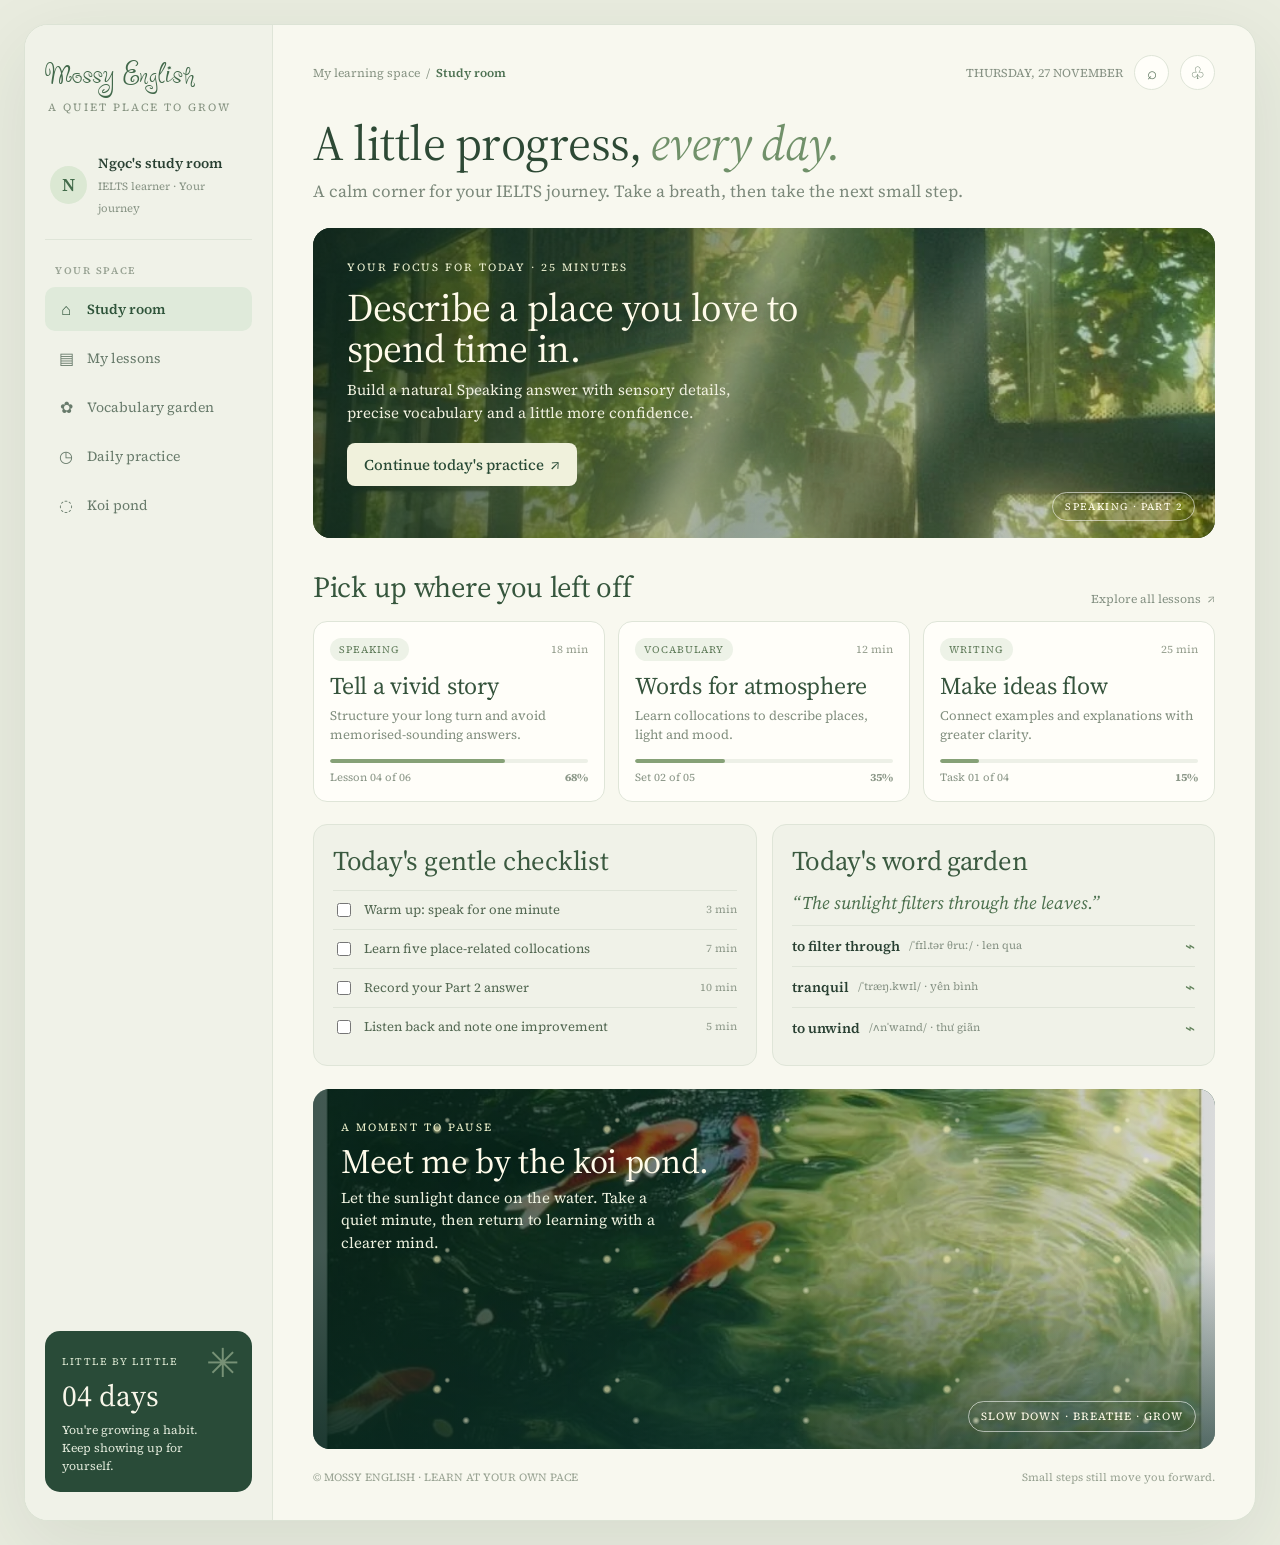
<file: mossy.html>
<!doctype html>
<html lang="vi">
<head>
<meta charset="utf-8">
<meta name="viewport" content="width=device-width,initial-scale=1">
<title>Mossy English — A quiet place to grow</title>
<link rel="preconnect" href="https://fonts.googleapis.com">
<link rel="preconnect" href="https://fonts.gstatic.com" crossorigin>
<link href="https://fonts.googleapis.com/css2?family=Ole&family=Source+Serif+4:ital,opsz,wght@0,8..60,400;0,8..60,500;0,8..60,600;0,8..60,700;1,8..60,400&display=swap" rel="stylesheet">
<style>
:root{--paper:#f8f8ef;--paper2:#eff1e6;--ink:#294032;--green:#456d4d;--deep:#173b2b;--sage:#dce8d4;--muted:#788878;--line:#dfe5d8;--gold:#f4d879;--ole:'Ole',cursive;--serif:'Source Serif 4',Georgia,serif}
*{box-sizing:border-box}html{scroll-behavior:smooth}
body{margin:0;padding:24px;background:#e9ecdf;color:var(--ink);font-family:var(--serif)}
button,a,input{font:inherit}button:focus-visible,a:focus-visible,input:focus-visible{outline:2px solid #78966d;outline-offset:3px}
.app{max-width:1500px;min-height:940px;margin:auto;background:var(--paper);border:1px solid #dce3d5;border-radius:24px;overflow:hidden;display:grid;grid-template-columns:248px minmax(0,1fr);box-shadow:0 24px 80px #1c392b18}
aside{background:#f0f2e8;border-right:1px solid var(--line);padding:28px 20px;display:flex;flex-direction:column}
.brand{font:400 38px/1.05 var(--ole);color:#41684a;white-space:nowrap;letter-spacing:.1px}
.brand-sub{font:400 11px var(--serif);letter-spacing:2px;text-transform:uppercase;color:#879482;margin:7px 0 38px 3px}
.profile{display:flex;align-items:center;gap:11px;padding:0 5px 22px;border-bottom:1px solid var(--line);margin-bottom:24px}
.avatar{width:38px;height:38px;border-radius:50%;background:#dbe8d3;display:grid;place-items:center;color:#426b4a;font:600 18px var(--serif)}
.profile b{display:block;font:600 14px var(--serif)}.profile small{font:400 11px var(--serif);color:#899586}
.nav-label{font:600 10px var(--serif);letter-spacing:1.7px;text-transform:uppercase;color:#9aa495;margin:0 0 10px 10px}
nav{display:grid;gap:5px}nav a{padding:11px 12px;border-radius:10px;text-decoration:none;color:#687b6b;font:400 14px var(--serif);display:flex;align-items:center;gap:12px;transition:.2s}
nav a:hover{background:#e4ebdd;color:#34573d}nav a.active{background:#dfeada;color:#2f543a;font-weight:600}
.nav-icon{width:18px;text-align:center;font-size:16px}
.streak{margin-top:auto;background:#294b38;color:#f8f6e9;border-radius:15px;padding:17px;position:relative;overflow:hidden}
.streak:after{content:"✳";position:absolute;right:12px;top:5px;color:#b8cda9;font-size:40px;opacity:.55}
.streak small{font:400 10px var(--serif);letter-spacing:1.5px;text-transform:uppercase;color:#d4e1cb}
.streak strong{display:block;font:400 30px var(--serif);margin:5px 0}
.streak p{font:400 12px/1.5 var(--serif);color:#e0e8d9;margin:0;max-width:160px}
main{padding:30px 40px 35px;min-width:0}
.topbar{display:flex;justify-content:space-between;align-items:center;margin-bottom:27px}
.crumb{font:400 12px var(--serif);color:#899585}.crumb b{color:#4d7152;font-weight:600}
.topright{display:flex;align-items:center;gap:11px;color:#879284;font:400 12px var(--serif)}
.round{height:35px;width:35px;border:1px solid var(--line);border-radius:50%;background:#fffef9;color:#607861;display:grid;place-items:center;font-size:17px}
h1,h2,h3,h4,.display{font-family:var(--serif);font-weight:400;letter-spacing:-.01em}
h1{font-size:clamp(36px,4vw,49px);line-height:1.08;margin:0;color:#2d4935}
h1 em{font-style:italic;color:#71916a}
.subtitle{font:400 17px/1.55 var(--serif);color:#7c897b;margin:8px 0 0}
.hero{height:310px;border-radius:18px;overflow:hidden;position:relative;margin-top:24px;background:#28452f}
.hero-photo{position:absolute;inset:0;width:100%;height:100%;object-fit:cover;object-position:center 48%;filter:saturate(1.02) brightness(.94);transform:scale(1.015);animation:slowzoom 22s ease-in-out infinite alternate}
@keyframes slowzoom{from{transform:scale(1.015)}to{transform:scale(1.09)}}
.hero:before{content:"";position:absolute;inset:0;z-index:1;background:linear-gradient(90deg,#102b20b8 0%,#173a2670 48%,#183a2610 100%)}
.hero:after{content:"";position:absolute;z-index:1;inset:-20% -10%;pointer-events:none;background:linear-gradient(112deg,transparent 37%,#fff9d018 43%,#fff8d16a 47%,#fff7c51c 51%,transparent 57%),linear-gradient(126deg,transparent 57%,#fff9d12b 62%,transparent 67%);filter:blur(9px);animation:beam 9s ease-in-out infinite alternate}
@keyframes beam{from{transform:translateX(-4%) rotate(-2deg);opacity:.55}to{transform:translateX(4%) rotate(2deg);opacity:1}}
.hero-copy{position:absolute;z-index:3;left:34px;top:32px;max-width:530px;color:#fffbea}
.eyebrow{font:400 11px var(--serif);letter-spacing:2px;text-transform:uppercase;color:#e9edce}
.hero h2{font-size:39px;line-height:1.05;margin:13px 0 8px;max-width:470px;text-shadow:0 2px 20px #10271955}
.hero p{font:400 15px/1.55 var(--serif);color:#f0f0df;max-width:400px;margin:0 0 18px}
.cta{border:0;border-radius:8px;background:#f0f1dc;color:#294b36;padding:11px 17px;font:500 15px var(--serif);cursor:pointer;transition:.2s}
.cta:hover{background:#fff9e7;transform:translateY(-2px)}
.hero-label{position:absolute;z-index:3;right:20px;bottom:17px;border:1px solid #ffffff90;border-radius:30px;padding:7px 12px;color:#fffbea;font:400 10px var(--serif);letter-spacing:1.4px}
.headline{display:flex;align-items:end;justify-content:space-between;margin:29px 0 14px}
.headline h3{font-size:29px;margin:0;color:#36563d}.headline span{font:400 12px var(--serif);color:#879385}
.cards{display:grid;grid-template-columns:repeat(3,1fr);gap:13px}
.card{background:#fffef9;border:1px solid var(--line);border-radius:14px;padding:16px;min-height:160px;transition:.2s}
.card:hover{transform:translateY(-3px);box-shadow:0 10px 24px #27452f10}
.card-meta{display:flex;justify-content:space-between;align-items:center;margin-bottom:12px}
.tag{font:400 10px var(--serif);letter-spacing:1px;text-transform:uppercase;background:#edf2e7;color:#637e5d;border-radius:30px;padding:5px 9px}
.time{font:400 11px var(--serif);color:#98a191}
.card h4{font-size:24px;line-height:1.1;margin:0 0 6px;color:#35533c}
.card p{font:400 13px/1.5 var(--serif);color:#839080;margin:0 0 14px}
.track{height:4px;background:#edf0e7;border-radius:9px;overflow:hidden}.track i{display:block;height:100%;background:#86a177;border-radius:9px}
.progress{display:flex;justify-content:space-between;margin-top:7px;font:400 11px var(--serif);color:#8b9788}
.lower{display:grid;grid-template-columns:1fr 1fr;gap:15px;margin-top:22px}
.panel{background:#f0f2e8;border:1px solid var(--line);border-radius:14px;padding:17px 19px}
.panel h3{font-size:27px;margin:0 0 11px;color:#3b5a40}
.task{display:flex;align-items:center;gap:10px;border-top:1px solid #dfe4d8;padding:9px 0;font:400 13px var(--serif);color:#536852}
.task input{accent-color:#5b7d54;width:14px;height:14px}.task small{margin-left:auto;font:400 11px var(--serif);color:#929d8e;white-space:nowrap}
.quote{font:italic 18px/1.4 var(--serif);color:#4c704e;margin:2px 0 10px}
.vocab{display:flex;align-items:center;gap:9px;border-top:1px solid #dfe4d8;padding:8px 0}
.vocab b{font:600 14px var(--serif)}.vocab span{font:400 11px var(--serif);color:#879385}.vocab .sound{margin-left:auto;color:#64845e;font-size:17px}
.pond{height:360px;margin-top:23px;position:relative;overflow:hidden;border-radius:17px;background:#143d2a;color:#fffbea}
.pond-photo{position:absolute;inset:0;width:100%;height:100%;object-fit:cover;object-position:center 53%;filter:saturate(1.08) brightness(.88);transform:scale(1.02);animation:pondmove 24s ease-in-out infinite alternate}
@keyframes pondmove{from{transform:scale(1.02) translateY(0)}to{transform:scale(1.10) translateY(-1.5%)}}
.pond:before{content:"";position:absolute;z-index:1;inset:0;background:linear-gradient(90deg,#09271ebd 0%,#0c302c72 42%,#0d352d08 100%),linear-gradient(0deg,#0b2d25a6,transparent 55%)}
.pond:after{content:"";position:absolute;z-index:2;inset:0;pointer-events:none;background:radial-gradient(circle at 79% 24%,#fffbdc77 0 1px,transparent 3px),radial-gradient(circle at 73% 31%,#fff6be99 0 2px,transparent 5px),radial-gradient(circle at 90% 55%,#fffbdc88 0 1px,transparent 4px);background-size:170px 130px;animation:sparkle 5s ease-in-out infinite alternate}
@keyframes sparkle{from{opacity:.3;transform:translateY(3px)}to{opacity:1;transform:translateY(-5px)}}
.pond-copy{position:absolute;z-index:3;left:28px;top:25px;max-width:370px}
.pond-copy small{font:400 11px var(--serif);letter-spacing:2px;text-transform:uppercase;color:#e9edc9}
.pond-copy h3{font-size:34px;line-height:1.08;margin:7px 0 7px;text-shadow:0 2px 18px #09251e66}
.pond-copy p{font:400 15px/1.5 var(--serif);color:#edf1df;margin:0;max-width:330px}
.pond-chip{position:absolute;z-index:3;right:19px;bottom:17px;border:1px solid #ffffff90;border-radius:30px;padding:7px 12px;font:400 11px var(--serif);letter-spacing:1px;color:#fffbea}
.footer{display:flex;justify-content:space-between;gap:12px;flex-wrap:wrap;margin-top:21px;color:#9aa494;font:400 11px var(--serif)}
@media(max-width:1000px){body{padding:0}.app{border-radius:0;grid-template-columns:76px 1fr}aside{padding:24px 10px}.brand{font-size:0}.brand:after{content:"M";font:400 34px var(--ole)}.brand-sub,.profile div:not(.avatar),.nav-label,.nav-text,.streak{display:none}.profile{justify-content:center;padding:0 0 20px}nav a{justify-content:center;padding:12px 4px}main{padding:27px 23px}}
@media(max-width:650px){.app{display:block}aside{display:none}main{padding:22px 16px}.topright .date{display:none}h1{font-size:38px}.hero{height:340px}.hero-copy{left:21px;right:18px;top:25px}.hero h2{font-size:34px}.cards,.lower{grid-template-columns:1fr}.pond{height:390px}.pond-copy{left:20px;right:18px;top:20px}.pond-copy h3{font-size:32px}.headline h3{font-size:26px}.footer{font-size:10px}}
@media(prefers-reduced-motion:reduce){*,*:before,*:after{animation-duration:.01ms!important;animation-iteration-count:1!important;scroll-behavior:auto!important;transition:none!important}}
</style>
</head>
<body>
<div class="app">
<aside>
 <div class="brand">Mossy English</div><div class="brand-sub">A quiet place to grow</div>
 <div class="profile"><div class="avatar">N</div><div><b>Ngọc's study room</b><small>IELTS learner · Your journey</small></div></div>
 <div class="nav-label">Your space</div>
 <nav>
  <a class="active" href="#home"><span class="nav-icon">⌂</span><span class="nav-text">Study room</span></a>
  <a href="#lessons"><span class="nav-icon">▤</span><span class="nav-text">My lessons</span></a>
  <a href="#garden"><span class="nav-icon">✿</span><span class="nav-text">Vocabulary garden</span></a>
  <a href="#practice"><span class="nav-icon">◷</span><span class="nav-text">Daily practice</span></a>
  <a href="#pond"><span class="nav-icon">◌</span><span class="nav-text">Koi pond</span></a>
 </nav>
 <div class="streak"><small>Little by little</small><strong>04 days</strong><p>You're growing a habit. Keep showing up for yourself.</p></div>
</aside>
<main id="home">
 <div class="topbar"><div class="crumb">My learning space&nbsp; / &nbsp;<b>Study room</b></div><div class="topright"><span class="date">THURSDAY, 27 NOVEMBER</span><button class="round" aria-label="Search">⌕</button><button class="round" aria-label="Profile">♧</button></div></div>
 <h1>A little progress, <em>every day.</em></h1>
 <p class="subtitle">A calm corner for your IELTS journey. Take a breath, then take the next small step.</p>
 <section class="hero">
  <img class="hero-photo" src="[data-uri]" alt="Warm sunlight filtering through a leafy window">
  <div class="hero-copy"><div class="eyebrow">Your focus for today · 25 minutes</div><h2>Describe a place you love to spend time in.</h2><p>Build a natural Speaking answer with sensory details, precise vocabulary and a little more confidence.</p><button class="cta" onclick="document.getElementById('practice').scrollIntoView({behavior:'smooth'})">Continue today's practice&nbsp; ↗</button></div>
  <div class="hero-label">SPEAKING · PART 2</div>
 </section>
 <div class="headline" id="lessons"><h3>Pick up where you left off</h3><span>Explore all lessons&nbsp; ↗</span></div>
 <div class="cards">
  <article class="card"><div class="card-meta"><span class="tag">Speaking</span><span class="time">18 min</span></div><h4>Tell a vivid story</h4><p>Structure your long turn and avoid memorised-sounding answers.</p><div class="track"><i style="width:68%"></i></div><div class="progress"><span>Lesson 04 of 06</span><b>68%</b></div></article>
  <article class="card"><div class="card-meta"><span class="tag">Vocabulary</span><span class="time">12 min</span></div><h4>Words for atmosphere</h4><p>Learn collocations to describe places, light and mood.</p><div class="track"><i style="width:35%"></i></div><div class="progress"><span>Set 02 of 05</span><b>35%</b></div></article>
  <article class="card"><div class="card-meta"><span class="tag">Writing</span><span class="time">25 min</span></div><h4>Make ideas flow</h4><p>Connect examples and explanations with greater clarity.</p><div class="track"><i style="width:15%"></i></div><div class="progress"><span>Task 01 of 04</span><b>15%</b></div></article>
 </div>
 <div class="lower">
  <section class="panel" id="practice"><h3>Today's gentle checklist</h3>
   <label class="task"><input type="checkbox"> Warm up: speak for one minute <small>3 min</small></label>
   <label class="task"><input type="checkbox"> Learn five place-related collocations <small>7 min</small></label>
   <label class="task"><input type="checkbox"> Record your Part 2 answer <small>10 min</small></label>
   <label class="task"><input type="checkbox"> Listen back and note one improvement <small>5 min</small></label>
  </section>
  <section class="panel" id="garden"><h3>Today's word garden</h3><div class="quote">“The sunlight filters through the leaves.”</div>
   <div class="vocab"><b>to filter through</b><span>/ˈfɪl.tər θruː/ · len qua</span><span class="sound">⌁</span></div>
   <div class="vocab"><b>tranquil</b><span>/ˈtræŋ.kwɪl/ · yên bình</span><span class="sound">⌁</span></div>
   <div class="vocab"><b>to unwind</b><span>/ʌnˈwaɪnd/ · thư giãn</span><span class="sound">⌁</span></div>
  </section>
 </div>
 <section class="pond" id="pond">
  <img class="pond-photo" src="[data-uri]" alt="Orange and white koi swimming through a sunlit green pond">
  <div class="pond-copy"><small>A moment to pause</small><h3>Meet me by the koi pond.</h3><p>Let the sunlight dance on the water. Take a quiet minute, then return to learning with a clearer mind.</p></div>
  <div class="pond-chip">SLOW DOWN · BREATHE · GROW</div>
 </section>
 <div class="footer"><span>© MOSSY ENGLISH · LEARN AT YOUR OWN PACE</span><span>Small steps still move you forward.</span></div>
</main>
</div>
<script>
document.querySelectorAll('nav a').forEach(link=>link.addEventListener('click',()=>{
 document.querySelectorAll('nav a').forEach(item=>item.classList.remove('active'));
 link.classList.add('active');
}));
</script>
</body>
</html>
</file>
